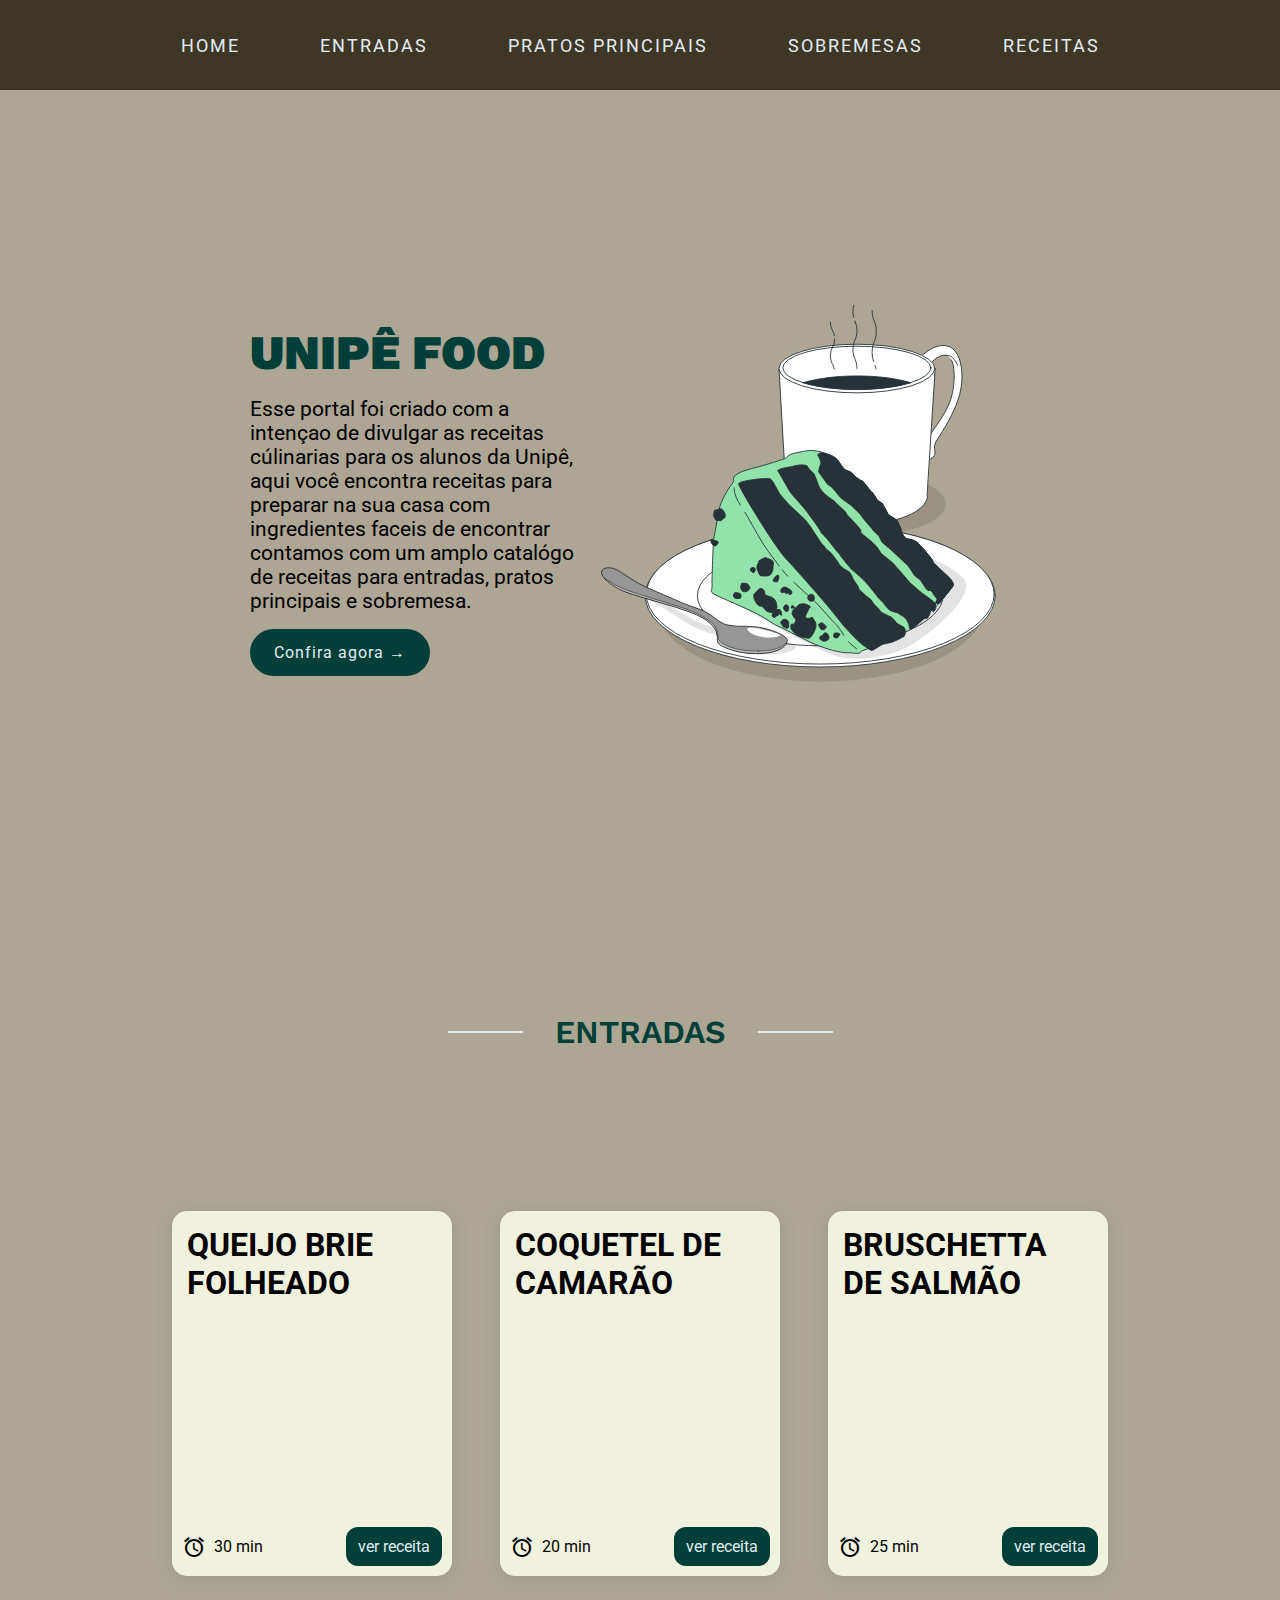
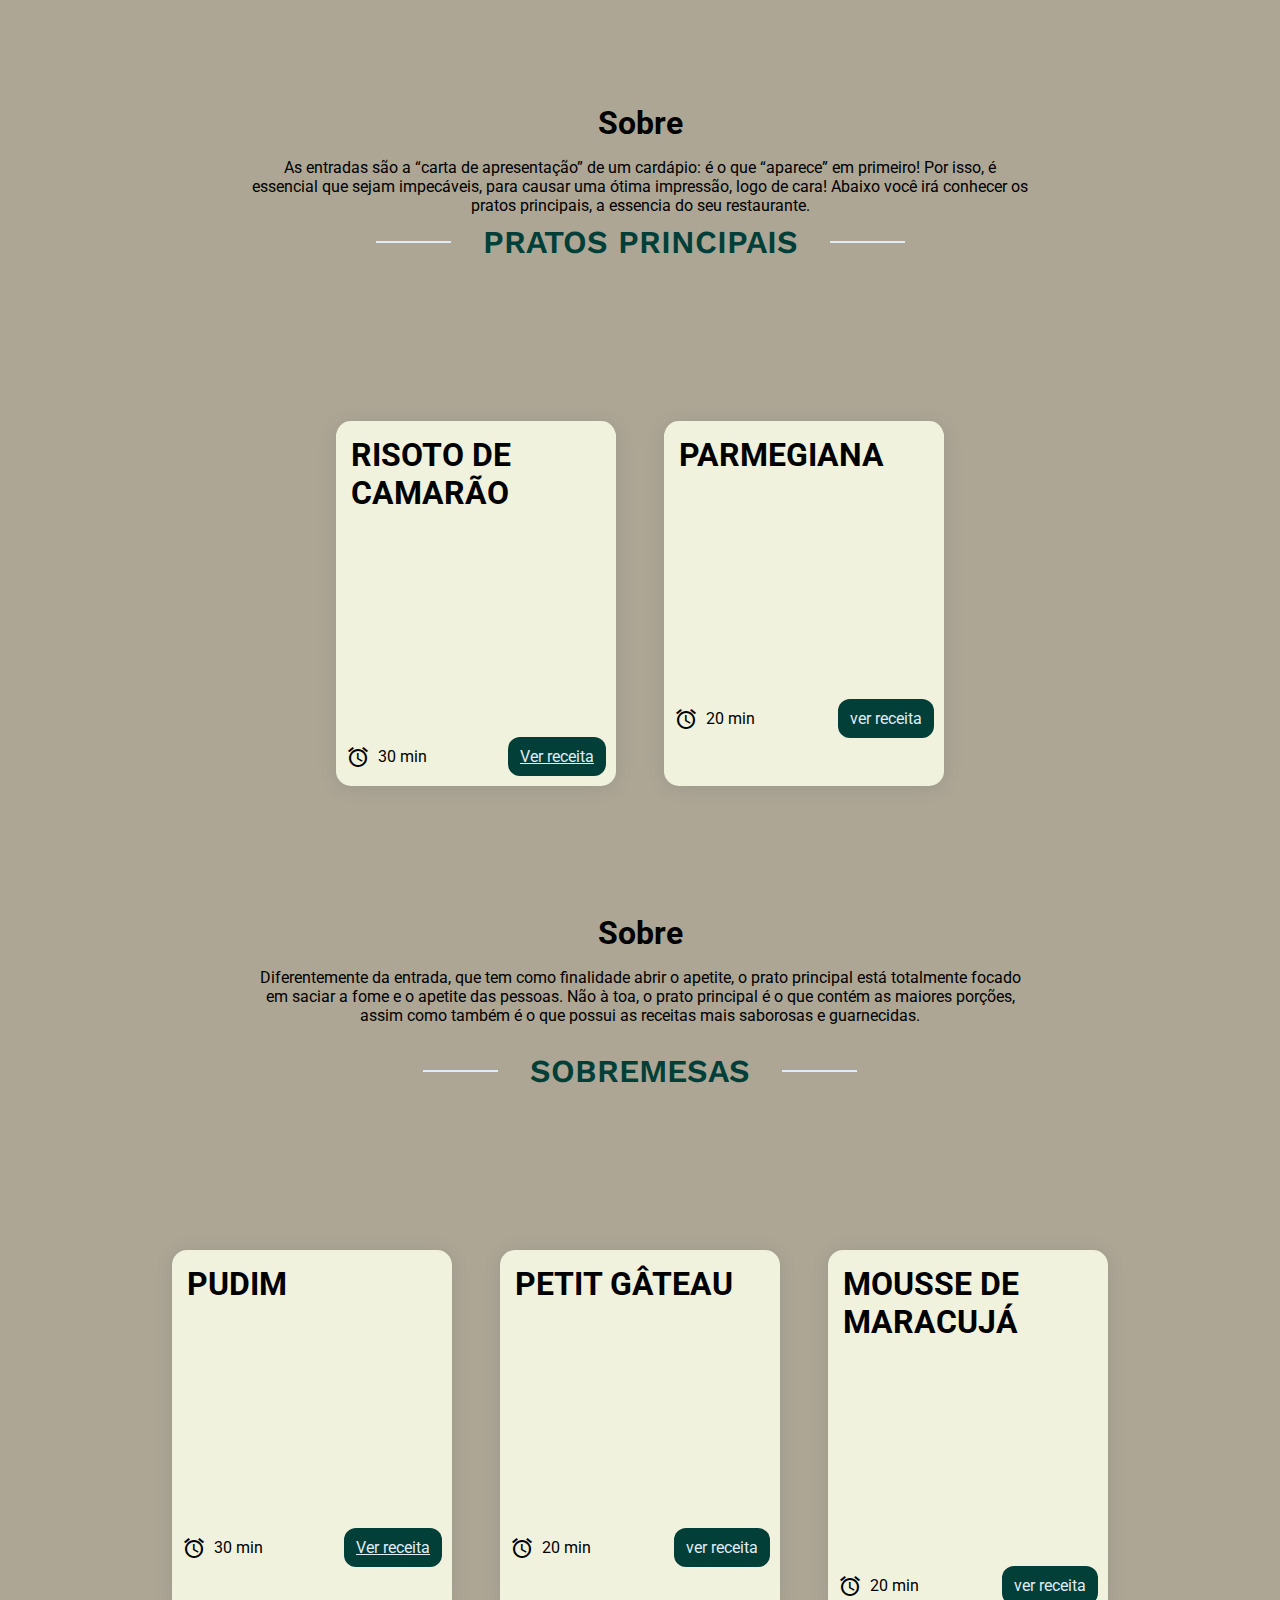
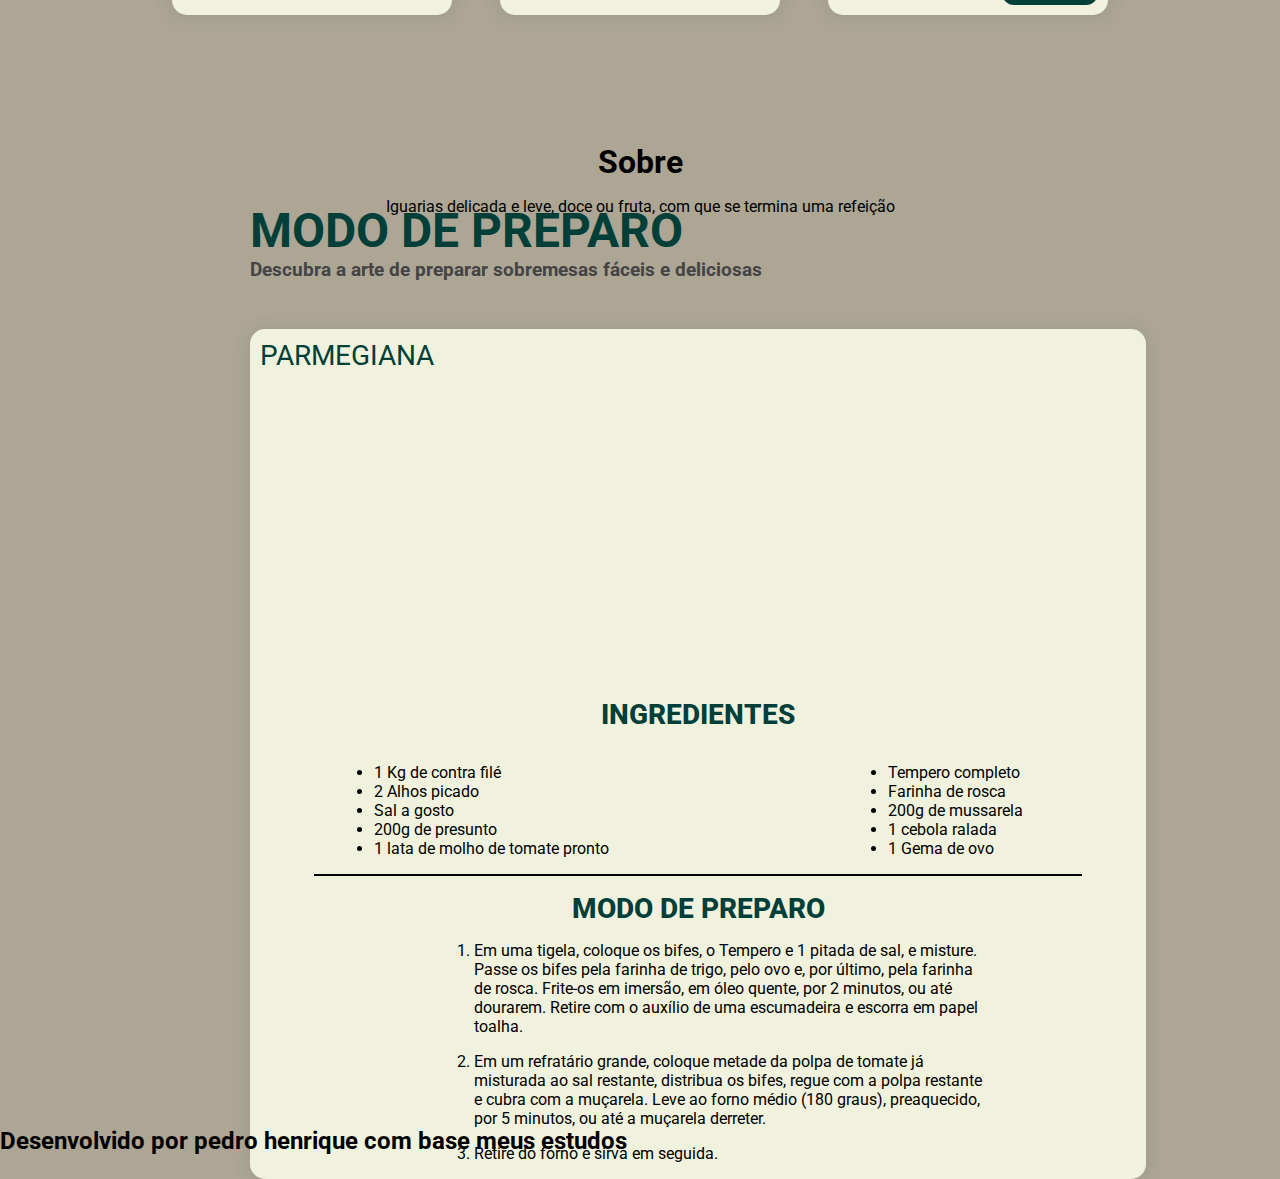
<file: index.html>
<!DOCTYPE html>
<html lang="en">

<head>
    <meta charset="UTF-8">
    <meta name="viewport" content="width=device-width, initial-scale=1.0">
    <title>Unipê Food</title>
    <link rel="stylesheet" href="style.css">
    <link href="https://fonts.googleapis.com/icon?family=Material+Icons" rel="stylesheet">
</head>

<body>
    <header>
        <nav class="container_nav">
            <ul class="nav_lista">
                <li><a href="#">Home</a></li>
                <li><a href="#entrada">Entradas</a></li>
                <li><a href="#pratosprincipais">Pratos principais</a></li>
                <li><a href="#sobremesa">Sobremesas</a></li>
                <li><a href="receitas.html">receitas</a></li>
            </ul>
        </nav>
    </header>
    <main>
        <article>
            <section class="container primario" id="home">
                <div class="container__conteudoum">
                    <h1 class="titulo__conteudoum">Unipê Food</h1>
                    <p class="descricao__conteudoum">Esse portal foi criado com a intençao de divulgar as receitas cúlinarias para os alunos da Unipê, aqui você encontra receitas para preparar na sua casa com ingredientes faceis de encontrar contamos com um amplo catalógo de receitas para entradas, pratos principais e sobremesa.</p>
                    <a href="#entrada" class="btn_conteudoum">Confira agora →</a>
                </div>
                <div class="container__conteudodois">
                    <img src="bolo.svg" class="bolo_img" alt="Bolo em cartoon">
                </div>
            </section>
            <section class="container secundario" id="entrada">
                <div class="entrada_titulo">
                    <hr>
                    <h1 class="titulo__entrada">Entradas</h1>
                    <hr>
                </div>
                <div class="entrada__conteudo">
                    <!-- CARD 01 ENTRADA -->
                    <div class="card_entrada">
                        <div class="card__titulo">
                            <h1>Queijo Brie Folheado</h1>
                        </div>
                        <div id="entrada__queijobrie">
                            <!-- IMAGEM ALOCADA NO CSS -->
                        </div>
                        <div class="entrada__rodape">
                            <div class="tempo_card">
                                <span class="material-icons">
                                    alarm
                                    </span>
                                <p>30 min</p>
                            </div>
                            <span class="botao_card">ver receita</span>
                        </div>
                    </div>
                    <!-- CARD 02 ENTRADA -->
                    <div class="card_entrada">
                        <div class="card__titulo">
                            <h1>Coquetel de camarão</h1>
                        </div>
                        <div id="entrada__coquetelcamarao">
                            <!-- IMAGEM ALOCADA NO CSS -->
                        </div>
                        <div class="entrada__rodape">
                            <div class="tempo_card">
                                <span class="material-icons">
                                    alarm
                                    </span>
                                <p>20 min</p>
                            </div>
                            <span class="botao_card">ver receita</span>
                        </div>
                    </div>
                    <!-- CARD 03 ENTRADA -->
                    <div class="card_entrada">
                        <div class="card__titulo">
                            <h1>Bruschetta de salmão</h1>
                        </div>
                        <div id="entrada__bruschetta">
                            <!-- IMAGEM ALOCADA NO CSS -->
                        </div>
                        <div class="entrada__rodape">
                            <div class="tempo_card">
                                <span class="material-icons">
                                    alarm
                                    </span>
                                <p>25 min</p>
                            </div>
                            <span class="botao_card">ver receita</span>
                        </div>
                    </div>
                </div>
                <div class="entrada_sobre">
                    <h1>Sobre</h1>
                    <p>As entradas são a “carta de apresentação” de um cardápio: é o que “aparece” em primeiro! Por isso, é essencial que sejam impecáveis, para causar uma ótima impressão, logo de cara! Abaixo você irá conhecer os pratos principais, a essencia do seu restaurante.</p>

                </div>
            </section>

            <section class="container secundario" id="pratosprincipais">
                <div class="entrada_titulo">
                    <hr>
                    <h1 class="titulo__entrada">Pratos principais</h1>
                    <hr>
                </div>
                <div class="entrada__conteudo">
                    <!-- CARD 01 ENTRADA -->
                    <div class="card_entrada">
                        <div class="card__titulo">
                            <h1>Risoto de camarão</h1>
                        </div>
                        <div id="principal__risoto">
                            <!-- IMAGEM ALOCADA NO CSS -->
                        </div>
                        <div class="entrada__rodape">
                            <div class="tempo_card">
                                <span class="material-icons">
                                    alarm
                                    </span>
                                <p>30 min</p>
                            </div>
                            
                            <a href="#" class="botao_card">Ver receita</a>
                        </div>
                    </div>
                    <!-- CARD 02 ENTRADA -->
                    <div class="card_entrada">
                        <div class="card__titulo">
                            <h1>Parmegiana</h1>
                        </div>
                        <div id="principal__parmegiana">
                            <!-- IMAGEM ALOCADA NO CSS -->
                        </div>
                        <div class="entrada__rodape">
                            <div class="tempo_card">
                                <span class="material-icons">
                                    alarm
                                    </span>
                                <p>20 min</p>
                            </div>
                            <span class="botao_card">ver receita</span>
                        </div>
                    </div>
                    <!-- CARD 03 ENTRADA -->
                    
                </div>
                <div class="entrada_sobre">
                    <h1>Sobre</h1>
                    <p>Diferentemente da entrada, que tem como finalidade abrir o apetite, o prato principal está totalmente focado em saciar a fome e o apetite das pessoas. Não à toa, o prato principal é o que contém as maiores porções, assim como também é o que possui as receitas mais saborosas e guarnecidas.</p>

                </div>
            </section>

            <section class="container secundario" id="sobremesa">
                <div class="entrada_titulo">
                    <hr>
                    <h1 class="titulo__entrada">Sobremesas</h1>
                    <hr>
                </div>
                <div class="entrada__conteudo">
                    <!-- CARD 01 ENTRADA -->
                    <div class="card_entrada">
                        <div class="card__titulo">
                            <h1>Pudim</h1>
                        </div>
                        <div id="sobremesa__pudim">
                            <!-- IMAGEM ALOCADA NO CSS -->
                        </div>
                        <div class="entrada__rodape">
                            <div class="tempo_card">
                                <span class="material-icons">
                                    alarm
                                    </span>
                                <p>30 min</p>
                            </div>
                            
                            <a href="#" class="botao_card">Ver receita</a>
                        </div>
                    </div>
                    <!-- CARD 02 ENTRADA -->
                    <div class="card_entrada">
                        <div class="card__titulo">
                            <h1>Petit gâteau</h1>
                        </div>
                        <div id="sobremesa_petit">
                            <!-- IMAGEM ALOCADA NO CSS -->
                        </div>
                        <div class="entrada__rodape">
                            <div class="tempo_card">
                                <span class="material-icons">
                                    alarm
                                    </span>
                                <p>20 min</p>
                            </div>
                            <span class="botao_card">ver receita</span>
                        </div>
                    </div>
                    <!-- CARD 03 ENTRADA -->
                    <div class="card_entrada">
                        <div class="card__titulo">
                            <h1>Mousse de maracujá
                            </h1>
                        </div>
                        <div id="sobremesa_mousse">
                            <!-- IMAGEM ALOCADA NO CSS -->
                        </div>
                        <div class="entrada__rodape">
                            <div class="tempo_card">
                                <span class="material-icons">
                                    alarm
                                    </span>
                                <p>20 min</p>
                            </div>
                            <span class="botao_card">ver receita</span>
                        </div>
                    </div>
                    
                </div>
                <div class="entrada_sobre">
                    <h1>Sobre</h1>
                    <p>Iguarias delicada e leve, doce ou fruta, com que se termina uma refeição</p>

                </div>
            </section>


            <section class="container receitas" id="receitas parmegiana">
                <div class="titulo__receitas">
                    <h1 class="textoi__receitas">modo de preparo</h1>
                    <div class="subtitulo__receitas">
                        <h3>Descubra a arte de preparar sobremesas fáceis e deliciosas</h3>                        
                        <p></p>
                    </div>
                </div>
                <!-- CARD PREPARO -->
                <div class="conteudo__receitas">
                    <div class="titulo_conteudo_receitas">
                        <p>Parmegiana</p>
                    </div>
                    <div id="imagem__parmegiana">
                        <!-- IMAGEM NO CSS -->
                    </div>

                    <div class="ingredientes_titulo">
                        <div class="titulo_ingredientes_card">
                            ingredientes
                        </div>
                        <div class="ingredientes__receitas">
                            <div>
                                <ul>
                                    <li>1 Kg de contra filé</li>
                                    <li>2 Alhos picado</li>
                                    <li>Sal a gosto</li>
                                    <li>200g de presunto</li>
                                    <li>1 lata de molho de tomate pronto</li>
                                </ul>
                            </div>
                            <div>
                                <ul>
                                    <li>Tempero completo</li>
                                    <li>Farinha de rosca</li>
                                    <li>200g de mussarela</li>
                                    <li>1 cebola ralada</li>
                                    <li>1 Gema de ovo</li>
                                </ul>
                            </div>
                        </div>
                    </div>
                    <div class="linha">
                        <hr id="divisao">
                    </div>
                    <div class="mododepreparo">
                        <p>Modo de preparo</p>
                    </div>
                    <div class="preparo__sequencia">
                        <div>
                            <ol class="listadepreparo">
                                <li>Em uma tigela, coloque os bifes, o Tempero e 1 pitada de sal, e misture. Passe os bifes pela farinha de trigo, pelo ovo e, por último, pela farinha de rosca. Frite-os em imersão, em óleo quente, por 2 minutos, ou até dourarem. Retire com o auxílio de uma escumadeira e escorra em papel toalha.</li>
                                <li>Em um refratário grande, coloque metade da polpa de tomate já misturada ao sal restante, distribua os bifes, regue com a polpa restante e cubra com a muçarela. Leve ao forno médio (180 graus), preaquecido, por 5 minutos, ou até a muçarela derreter.</li>
                                <li>Retire do forno e sirva em seguida.</li>
                            </ol>
                        </div>
                    </div>
                </div>



            </section>
            



        </article>
    </main>
    <footer>
        <h2>Desenvolvido por pedro henrique com base meus estudos</h2>
    </footer>
</body>

</html>
</file>
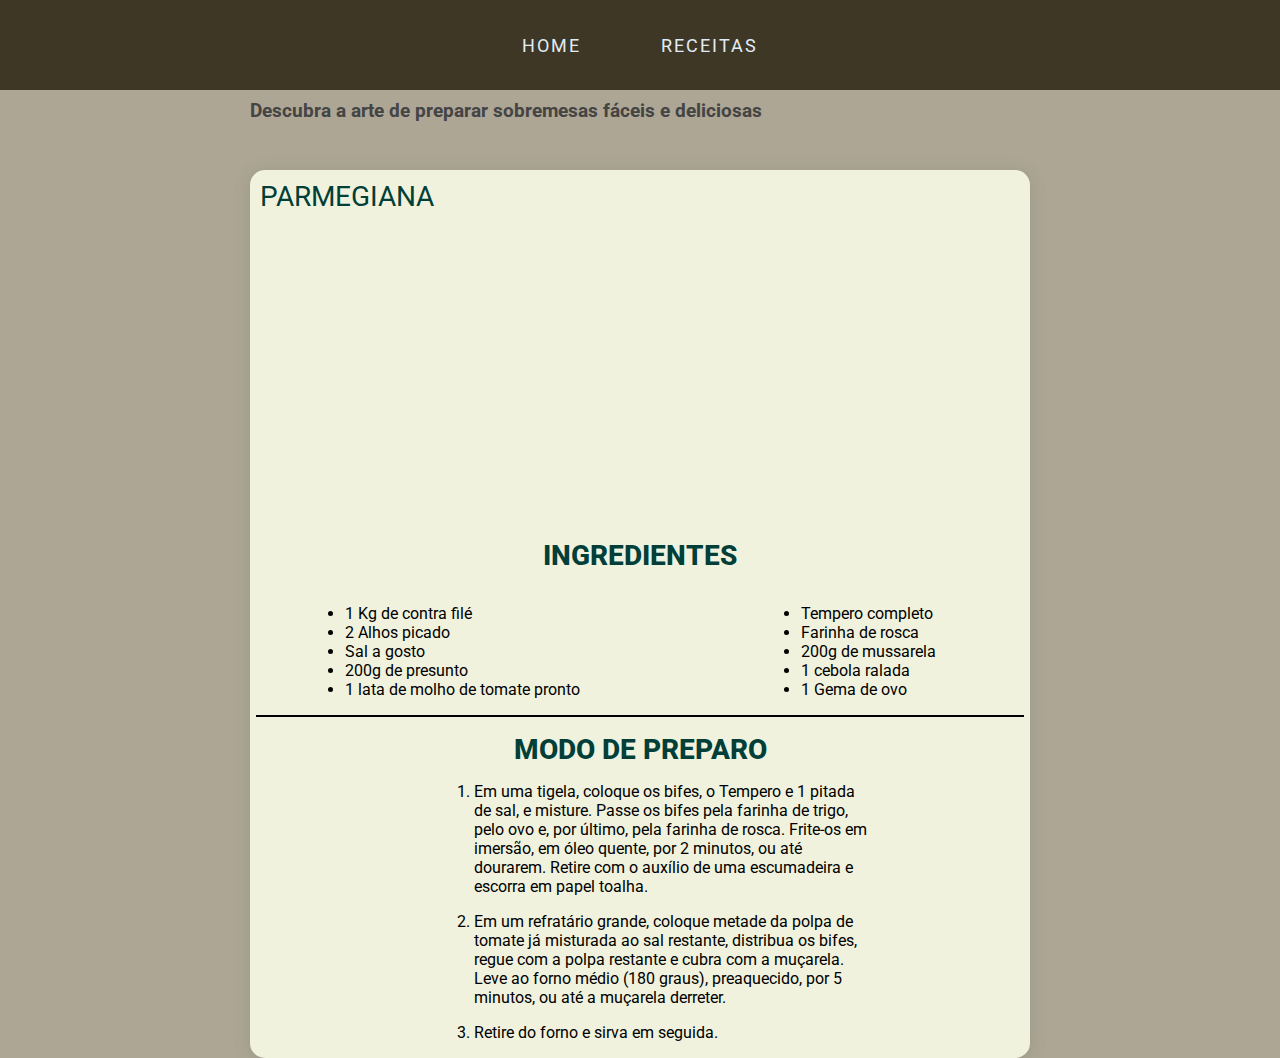
<file: receitas.html>
<!DOCTYPE html>
<html lang="en">
<head>
    <meta charset="UTF-8">
    <meta name="viewport" content="width=device-width, initial-scale=1.0">
    <title>Document</title>
    <link rel="stylesheet" href="receitas.css">
</head>
<body>
    <header>
        <nav class="container_nav">
            <ul class="nav_lista">
                <li><a href="index.html">Home</a></li>
                <li><a href="receitas.html">receitas</a></li>
            </ul>
        </nav>
    </header>
    <main>
        <section class="container receitas" id="receitas parmegiana">
            <div class="titulo__receitas">
                <h1 class="textoi__receitas">modo de preparo</h1>
                <div class="subtitulo__receitas">
                    <h3>Descubra a arte de preparar sobremesas fáceis e deliciosas</h3>                        
                    <p></p>
                </div>
            </div>
            <!-- CARD PREPARO -->
            <div class="conteudo__receitas">
                <div class="titulo_conteudo_receitas">
                    <p>Parmegiana</p>
                </div>
                <div id="imagem__parmegiana">
                    <!-- IMAGEM NO CSS -->
                </div>

                <div class="ingredientes_titulo">
                    <div class="titulo_ingredientes_card">
                        ingredientes
                    </div>
                    <div class="ingredientes__receitas">
                        <div>
                            <ul>
                                <li>1 Kg de contra filé</li>
                                <li>2 Alhos picado</li>
                                <li>Sal a gosto</li>
                                <li>200g de presunto</li>
                                <li>1 lata de molho de tomate pronto</li>
                            </ul>
                        </div>
                        <div>
                            <ul>
                                <li>Tempero completo</li>
                                <li>Farinha de rosca</li>
                                <li>200g de mussarela</li>
                                <li>1 cebola ralada</li>
                                <li>1 Gema de ovo</li>
                            </ul>
                        </div>
                    </div>
                </div>
                <div class="linha">
                    <hr id="divisao">
                </div>
                <div class="mododepreparo">
                    <p>Modo de preparo</p>
                </div>
                <div class="preparo__sequencia">
                    <div>
                        <ol class="listadepreparo">
                            <li>Em uma tigela, coloque os bifes, o Tempero e 1 pitada de sal, e misture. Passe os bifes pela farinha de trigo, pelo ovo e, por último, pela farinha de rosca. Frite-os em imersão, em óleo quente, por 2 minutos, ou até dourarem. Retire com o auxílio de uma escumadeira e escorra em papel toalha.</li>
                            <li>Em um refratário grande, coloque metade da polpa de tomate já misturada ao sal restante, distribua os bifes, regue com a polpa restante e cubra com a muçarela. Leve ao forno médio (180 graus), preaquecido, por 5 minutos, ou até a muçarela derreter.</li>
                            <li>Retire do forno e sirva em seguida.</li>
                        </ol>
                    </div>
                </div>
            </div>



        </section>
    </main>
    
</body>
</html>
</file>
<file: style.css>
@import url('https://fonts.googleapis.com/css2?family=Nunito:wght@400;500;700&family=Roboto:wght@400;500;700;900&family=Rubik:wght@500;700&family=Work+Sans:wght@300;500;600;700;800;900&display=swap');

:root{
    --cor-principal: #ada695;
    --cor--secundaria: #3f3725;
    --cor-textos: rgb(224, 236, 245);
    --cor-textos-secundario: #013f38;

    --font-principal: 'Roboto', sans-serif;
    --font_unipeblack: 'Work Sans', sans-serif;
}

*{
    margin: 0px;
    padding: 0px;
    box-sizing: border-box;
    font-family: var(--font-principal);
}
html{
    scroll-behavior: smooth;
}
body{
    background-color: var(--cor-principal);
}
main{
    margin-bottom: 2rem;
}

/* MENUS DE NAVEGAÇÃO */

::-webkit-scrollbar{
    width: 10px;
    background-color: rgb(98, 97, 97);
} 

::-webkit-scrollbar-thumb{
    border-radius: 40px;
    width: 10px;
    background-color: var(--cor-textos-secundario);
}

.container_nav{
    overflow: hidden;
    height: 10vh;
    width: 100%;
    position: fixed;
    top: 0;
    left: 0;
    background-color: var(--cor--secundaria);
    text-transform: uppercase;
    display: flex;
    align-items: center;
    justify-content: center;
}

.nav_lista{
    display: flex;
    align-items: center;
    justify-content: center;
    gap: 5rem;
    list-style: none;
}

/* FORMATAÇÃO DE TODOS OS TEXTOS DENTRO DE UMA LISTA */
li > a {
    letter-spacing: 2px;
    font-family: var(--font-principal);
    cursor: pointer;
    font-size: 18px;
    color: var(--cor-textos);
    text-decoration: none;
    position: relative;
}

a::after{
    content: " ";
    width: 0%;
    height: 2px;
    background-color: var(--cor-textos);
    position: absolute;
    bottom: -4px;
    left: 0;
    transition: 0.5s ease-in-out;

}

a:hover::after{
    width: 100%;
}

/* CONTEUDO PRINCIPAL */

.container{
    height: 90vh;
    margin: 0px 250px;
}

/* PRIMEIRA TELA */

.primario{
    margin-top: 95px;
    display: flex;
    align-items: center;
    justify-content: space-around;
}

.titulo__conteudoum{
    color: var(--cor-textos-secundario);
    font-size: 48px;
    font-weight: 900;
    font-family: var(--font_unipeblack);
    text-transform: uppercase;
}
.descricao__conteudoum{
    font-size: 21px;
}

.bolo_img{
    width: 35vw;
}
.container__conteudoum{
    display: flex;
    flex-direction: column;
    gap: 1rem;
}
.btn_conteudoum{
    letter-spacing: 1px;
    text-align: center;
    width: 180px;
    background-color: var(--cor-textos-secundario);
    color: var(--cor-textos);
    text-decoration: none;
    border-radius: 25px;
    padding: 14px 16px;

}

/* PAGINA ENTRADAS */

.secundario{
    display: flex;
    align-items: center;
    justify-content: center;
    flex-direction: column;
    gap: 5rem;

}

.titulo__entrada{  
    color: var(--cor-textos-secundario);
    font-size: 32px;
    font-weight: 600;
    font-family: var(--font_unipeblack);
    text-transform: uppercase;
}

.entrada_titulo{
    margin-top: 13rem;
    display: flex;
    justify-content: center;
    align-items: center;
    gap: 2rem;
}
hr{
    height: 2px;
    width: 75px;
    background-color: var(--cor-textos);
    border: none;
}

.entrada__conteudo{
    margin-top: 5rem;
    display: flex;
    gap:3rem;
}

/* CARDS CONTEUDOS */
.card_entrada{
    width: 280px;
    background-color: rgb(240, 242, 222);
    border-radius: 15px;
    box-shadow: 0px 2px 18px rgba(68, 80, 83, 0.153);
}
/* TITULO CARD */
.card__titulo{
    text-transform: uppercase;
    margin: 15px;
}
/* IMAGENS CARD ENTRADA */

#entrada__queijobrie{
    background: url('https://d3ugyf2ht6aenh.cloudfront.net/stores/001/292/827/products/ultima-21-8355c5d93a3254342816177324825992-1024-1024.jpg') center/cover;
    height: 200px;
    width: 100%;
}

#entrada__coquetelcamarao{
    background: url('https://www.receiteria.com.br/wp-content/uploads/coquetel-de-camarao-01.jpg') center/cover;
    height: 200px;
    width: 100%;
}

#entrada__bruschetta{
    background: url('https://espetinhodesucesso.com.br/wp-content/uploads/2018/03/receitas-de-entradas-f%C3%A1ceis-bruschetta.jpg.webp') center/cover;
    height: 200px;
    width: 100%;
}



/* RODAPÉ CARD */

.entrada__rodape{
    display: flex;
    align-items: center;
    justify-content: space-between;
    margin: 10px;
}

.tempo_card{
    display: flex;
    align-items: center;
    gap: 0.5rem;    
}


.botao_card{
    color:var(--cor-textos);
    background-color: var(--cor-textos-secundario);
    border-radius: 12px;
    padding: 10px 12px;
    cursor: pointer;
}

.botao_card:hover{
    background-color:#016055;;
    transition: 0.3s;
}

/* FINAL CARDS */

.entrada_sobre{
    margin-top: 3rem;
    display: flex;
    flex-direction: column;
    align-items: center;
    justify-content: center;
    gap: 1rem;
}

.entrada_sobre > p {
    text-align: center;
}

/* PRATOS PRINCIPAIS */

#principal__risoto{
    background: url('https://www.receiteria.com.br/wp-content/uploads/risoto-de-camarao-14.jpg') center/cover;
    height: 200px;
    width: 100%;
}

#principal__parmegiana{
    background: url('https://img.cybercook.com.br/receitas/484/file-a-parmegiana-do-chef-1.jpeg') center/cover;
    height: 200px;
    width: 100%;
}


/* SOBREMESA */

#sobremesa__pudim{
    background: url('https://vovopalmirinha.com.br/wp-content/uploads/2016/06/pudim-1.jpg') center/cover;
    height: 200px;
    width: 100%;
}

#sobremesa_petit{
    background: url('https://www.sabornamesa.com.br/media/k2/items/cache/3f6beb4ab529bb7b00ce1447aa996693_XL.jpg') center/cover;
    height: 200px;
    width: 100%;
}

#sobremesa_mousse{
    background: url('https://anamariabraga.globo.com/wp-content/uploads/2019/06/mousse-de-maracuja-facil-e-pratica.jpg') center/cover;
    height: 200px;
    width: 100%;
}

/* RECEITAS TELAS */


.receitas{
    margin-top: 150px;
    display: flex;
    align-items: flex-start;
    justify-content: center;
    flex-direction: column;
    gap: 3rem;
}

.titulo__receitas{
    font-family: 'Rubik', sans-serif;
    align-items: flex-start;
}

.textoi__receitas{
    color: var(--cor-textos-secundario);
    font-size: 48px;
    text-transform: uppercase;
}

.subtitulo__receitas{
    color: #444444;
    font-weight: 400;
}
.conteudo__receitas{
    width: 70vw;
    background-color: rgb(240, 242, 222);
    border-radius: 15px;
    box-shadow: 0px 2px 18px rgba(68, 80, 83, 0.153);

}
.titulo_conteudo_receitas{
    margin: 10px;
    color: var(--cor-textos-secundario);
    text-transform: uppercase;
    font-size: 28px;
}

#imagem__parmegiana{
    background: url('https://truffle-assets.tastemadecontent.net/84cnzp0itw1q_71sXrMol1e46SIqICwiuQO_queijo-brie-na-massa-folhada_landscapeThumbnail_en-US.jpeg') center/cover;
    height: 300px;
    width: 100%;
}

.ingredientes_titulo{
    display: flex;
    flex-direction: column;
    gap: 2rem;
    padding: 1rem 0px;

}

.titulo_ingredientes_card{
    text-align: center;
    color: var(--cor-textos-secundario);
    font-size: 28px;
    font-weight: 800;
    text-transform: uppercase;
}

.ingredientes__receitas{
    gap: 2rem;
    align-items: center;
    display: flex;
    justify-content: space-around;
}

/* LINHHAS  */
.linha{
    display: flex;
    justify-content: center;
}
#divisao{
    height: 2px;
    background-color: black;
    width: 60vw;
    border: none;
}

/* MODO DE PREPARO */

.mododepreparo{
    margin: 1rem 0px;
    text-align: center;
    color: var(--cor-textos-secundario);
    font-size: 28px;
    font-weight: 800;
    text-transform: uppercase;
}

.preparo__sequencia{
    margin: 1rem 10rem 1rem 14rem;
}
.listadepreparo > li{
    margin: 1rem 0px;
}
</file>
<file: receitas.css>
@import url('https://fonts.googleapis.com/css2?family=Nunito:wght@400;500;700&family=Roboto:wght@400;500;700;900&family=Rubik:wght@500;700&family=Work+Sans:wght@300;500;600;700;800;900&display=swap');

:root{
    --cor-principal: #ada695;
    --cor--secundaria: #3f3725;
    --cor-textos: rgb(224, 236, 245);
    --cor-textos-secundario: #013f38;

    --font-principal: 'Roboto', sans-serif;
    --font_unipeblack: 'Work Sans', sans-serif;
}

*{
    margin: 0px;
    padding: 0px;
    box-sizing: border-box;
    font-family: var(--font-principal);
}
html{
    scroll-behavior: smooth;
}
body{
    background-color: var(--cor-principal);
}
main{
    margin-bottom: 2rem;
}

/* MENUS DE NAVEGAÇÃO */

::-webkit-scrollbar{
    width: 10px;
    background-color: rgb(98, 97, 97);
} 

::-webkit-scrollbar-thumb{
    border-radius: 40px;
    width: 10px;
    background-color: var(--cor-textos-secundario);
}

.container{
    height: 100vh;
    margin: 0px 250px;
}

.container_nav{
    overflow: hidden;
    height: 10vh;
    width: 100%;
    position: fixed;
    top: 0;
    left: 0;
    background-color: var(--cor--secundaria);
    text-transform: uppercase;
    display: flex;
    align-items: center;
    justify-content: center;
}

.nav_lista{
    display: flex;
    align-items: center;
    justify-content: center;
    gap: 5rem;
    list-style: none;
}

/* FORMATAÇÃO DE TODOS OS TEXTOS DENTRO DE UMA LISTA */
li > a {
    letter-spacing: 2px;
    font-family: var(--font-principal);
    cursor: pointer;
    font-size: 18px;
    color: var(--cor-textos);
    text-decoration: none;
    position: relative;
}

a::after{
    content: " ";
    width: 0%;
    height: 2px;
    background-color: var(--cor-textos);
    position: absolute;
    bottom: -4px;
    left: 0;
    transition: 0.5s ease-in-out;

}

a:hover::after{
    width: 100%;
}

.receitas{
    margin-top: 100px;
    display: flex;
    align-items: flex-start;
    justify-content: center;
    flex-direction: column;
    gap: 3rem;
}

.titulo__receitas{
    font-family: 'Rubik', sans-serif;
    align-items: flex-start;
}

.textoi__receitas{
    color: var(--cor-textos-secundario);
    font-size: 48px;
    text-transform: uppercase;
}

.subtitulo__receitas{
    color: #444444;
    font-weight: 400;
}
.conteudo__receitas{
    width: 100%;
    background-color: rgb(240, 242, 222);
    border-radius: 15px;
    box-shadow: 0px 2px 18px rgba(68, 80, 83, 0.153);

}
.titulo_conteudo_receitas{
    margin: 10px;
    color: var(--cor-textos-secundario);
    text-transform: uppercase;
    font-size: 28px;
}

#imagem__parmegiana{
    background: url('https://truffle-assets.tastemadecontent.net/84cnzp0itw1q_71sXrMol1e46SIqICwiuQO_queijo-brie-na-massa-folhada_landscapeThumbnail_en-US.jpeg') center/cover;
    height: 300px;
    width: 100%;
}

.ingredientes_titulo{
    display: flex;
    flex-direction: column;
    gap: 2rem;
    padding: 1rem 0px;

}

.titulo_ingredientes_card{
    text-align: center;
    color: var(--cor-textos-secundario);
    font-size: 28px;
    font-weight: 800;
    text-transform: uppercase;
}

.ingredientes__receitas{
    gap: 2rem;
    align-items: center;
    display: flex;
    justify-content: space-around;
}

/* LINHHAS  */
.linha{
    display: flex;
    justify-content: center;
}
#divisao{
    height: 2px;
    background-color: black;
    width: 60vw;
    border: none;
}

/* MODO DE PREPARO */

.mododepreparo{
    margin: 1rem 0px;
    text-align: center;
    color: var(--cor-textos-secundario);
    font-size: 28px;
    font-weight: 800;
    text-transform: uppercase;
}

.preparo__sequencia{
    margin: 1rem 10rem 1rem 14rem;
}
.listadepreparo > li{
    margin: 1rem 0px;
}
</file>
